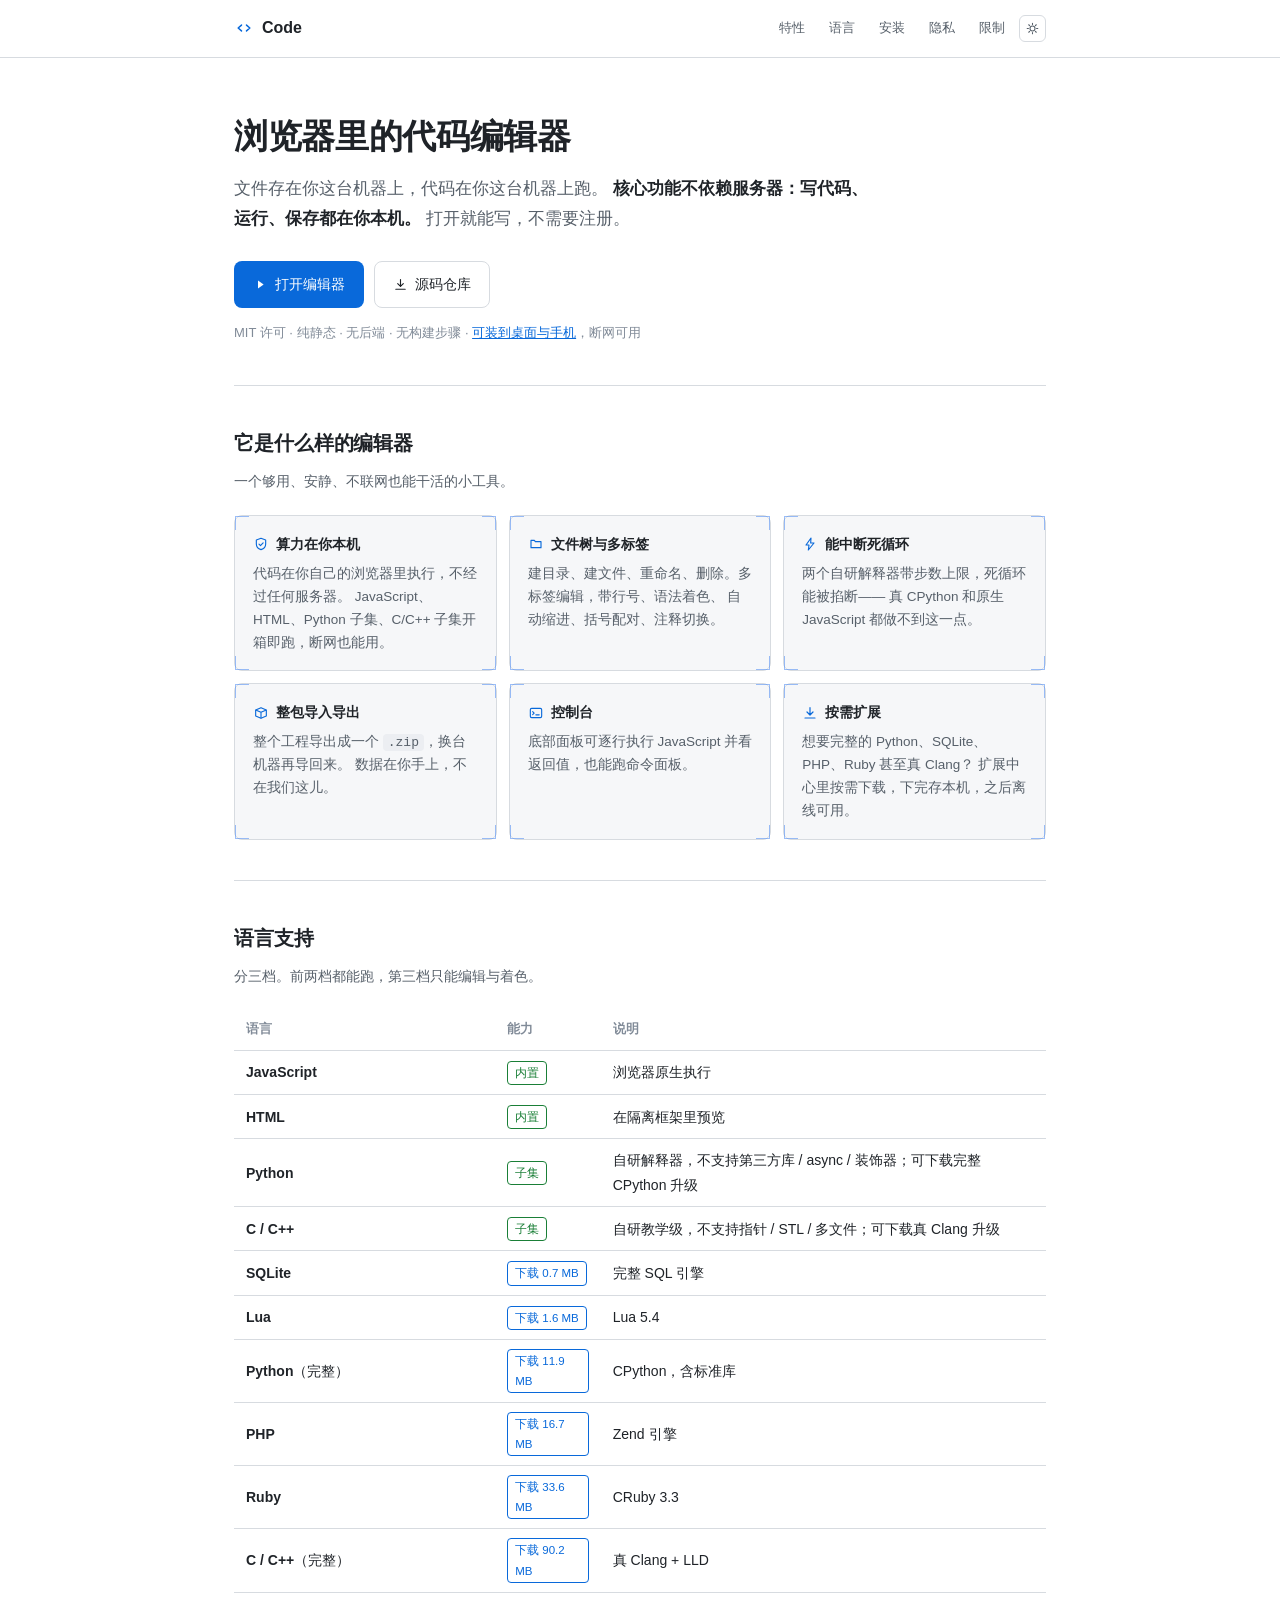
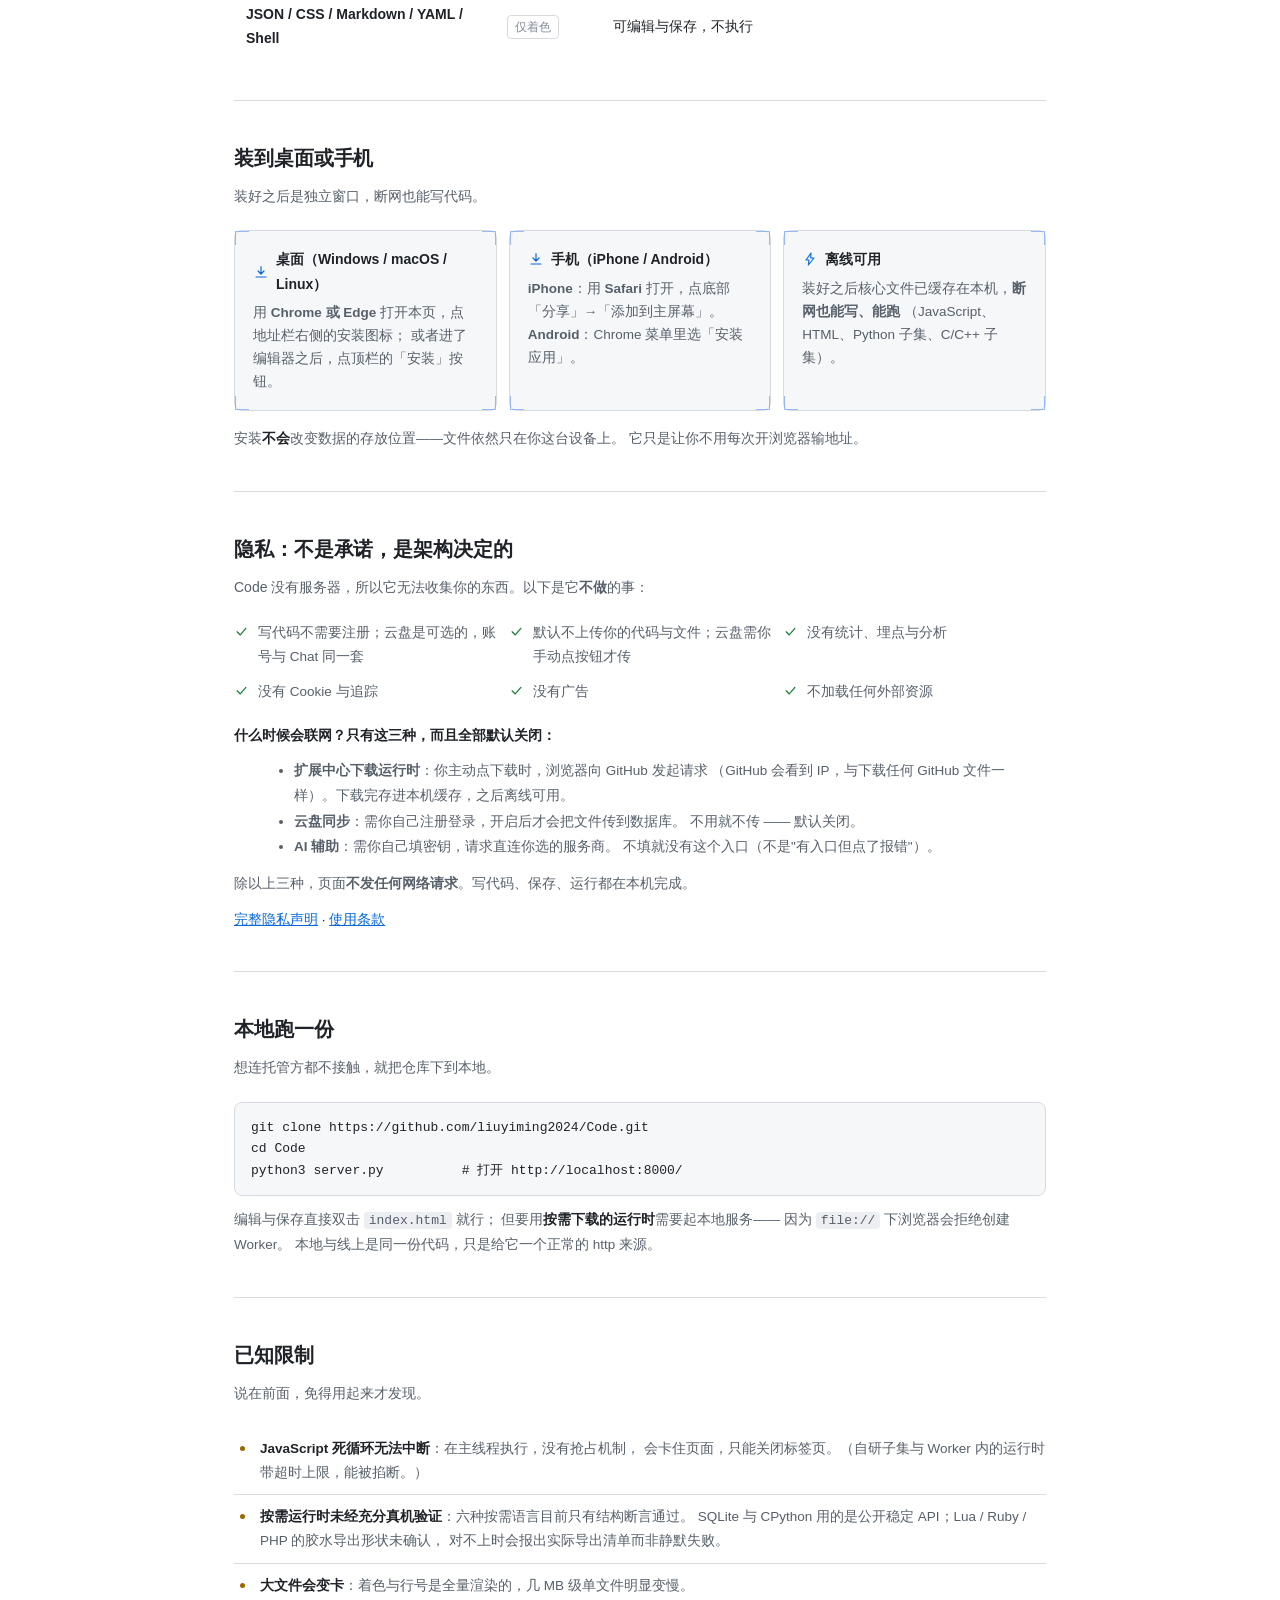
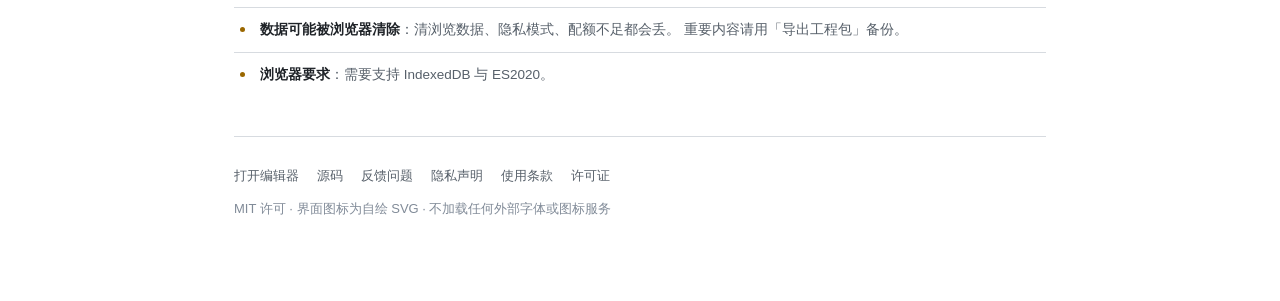
<file: 发布页.html>
<!DOCTYPE html>
<html lang="zh-CN" data-theme="dark">
<head>
<meta charset="utf-8">
<meta name="viewport" content="width=device-width, initial-scale=1">
<title>Code · 浏览器里的代码编辑器</title>
<meta name="description" content="跑在浏览器里的代码编辑器。文件存在本机，代码在本机执行，不依赖任何服务器。">
<style>
/* 自包含：内联样式，不加载任何外部字体、图标或脚本。
   配色为本项目的自有设计。 */

:root {
  --font-ui: -apple-system, BlinkMacSystemFont, "Segoe UI", "PingFang SC",
             "Hiragino Sans GB", "Microsoft YaHei", "Noto Sans CJK SC", sans-serif;
  --font-mono: ui-monospace, SFMono-Regular, "SF Mono", Menlo, Consolas,
               "Liberation Mono", "Courier New", "Noto Sans Mono CJK SC", monospace;
  --radius: 8px;
}

html[data-theme="dark"] {
  --bg: #1b1e23;
  --bg-2: #22262d;
  --bg-3: #2a2f37;
  --line: #333941;
  --fg: #d7dce2;
  --fg-2: #9aa4b0;
  --fg-3: #6b7480;
  --accent: #6aa9ff;
  --accent-fg: #0f1620;
  --danger: #ff7b72;
  --ok: #7ee787;
  --warn: #e3b341;
  --shadow: 0 8px 28px rgba(0,0,0,.45);
}

html[data-theme="light"] {
  --bg: #ffffff;
  --bg-2: #f6f7f9;
  --bg-3: #eceef2;
  --line: #d7dbe0;
  --fg: #1f2328;
  --fg-2: #57606a;
  --fg-3: #818b98;
  --accent: #0969da;
  --accent-fg: #ffffff;
  --danger: #cf222e;
  --ok: #1a7f37;
  --warn: #9a6700;
  --shadow: 0 8px 28px rgba(31,35,40,.12);
}

* { box-sizing: border-box; }

body {
  margin: 0;
  background: var(--bg);
  color: var(--fg);
  font-family: var(--font-ui);
  font-size: 15px;
  line-height: 1.75;
  -webkit-font-smoothing: antialiased;
}

.wrap { max-width: 860px; margin: 0 auto; padding: 0 24px 80px; }

/* ---------- 顶栏 ---------- */
header {
  position: sticky; top: 0; z-index: 10;
  background: var(--bg);
  border-bottom: 1px solid var(--line);
}
.hd {
  max-width: 860px; margin: 0 auto; padding: 12px 24px;
  display: flex; align-items: center; gap: 12px;
}
.brand { display: flex; align-items: center; gap: 8px; font-weight: 650; font-size: 16px; }
.brand svg { color: var(--accent); }
.hd nav { margin-left: auto; display: flex; gap: 4px; align-items: center; }
.hd nav a {
  color: var(--fg-2); text-decoration: none; font-size: 13px;
  padding: 5px 10px; border-radius: 6px;
}
.hd nav a:hover { background: var(--bg-2); color: var(--fg); }
.theme-btn {
  background: none; border: 1px solid var(--line); border-radius: 6px;
  color: var(--fg-2); cursor: pointer; padding: 5px; display: flex;
}
.theme-btn:hover { color: var(--fg); background: var(--bg-2); }

/* ---------- Hero ---------- */
.hero { padding: 56px 0 40px; }
h1 {
  font-size: 34px; line-height: 1.3; margin: 0 0 16px;
  letter-spacing: -.01em;
}
.lede { font-size: 17px; color: var(--fg-2); margin: 0 0 28px; max-width: 640px; }
.lede b { color: var(--fg); font-weight: 600; }

.cta { display: flex; gap: 10px; flex-wrap: wrap; margin-bottom: 14px; }
.btn {
  display: inline-flex; align-items: center; gap: 7px;
  padding: 10px 18px; border-radius: var(--radius);
  font-size: 14px; font-weight: 550; text-decoration: none;
  border: 1px solid transparent; cursor: pointer;
}
.btn svg { flex: none; }
.btn-primary { background: var(--accent); color: var(--accent-fg); }
.btn-primary:hover { filter: brightness(1.08); }
.btn-ghost { border-color: var(--line); color: var(--fg); }
.btn-ghost:hover { background: var(--bg-2); }

.note { font-size: 13px; color: var(--fg-3); margin: 0; }

/* ---------- 区块 ---------- */
section { padding: 40px 0; border-top: 1px solid var(--line); }
h2 { font-size: 20px; margin: 0 0 8px; letter-spacing: -.005em; }
.sub { color: var(--fg-2); font-size: 14px; margin: 0 0 22px; }

/* ---------- 特性卡片 ---------- */
.cards { display: grid; grid-template-columns: repeat(auto-fit, minmax(240px, 1fr)); gap: 12px; }
.card {
  background: var(--bg-2); border: 1px solid var(--line);
  border-radius: var(--radius); padding: 16px 18px;
}
.card h3 {
  margin: 0 0 6px; font-size: 14px; font-weight: 600;
  display: flex; align-items: center; gap: 7px;
}
.card h3 svg { color: var(--accent); flex: none; }
.card p { margin: 0; font-size: 13.5px; color: var(--fg-2); line-height: 1.7; }

/* ---------- 表格 ---------- */
.tbl { width: 100%; border-collapse: collapse; font-size: 14px; }
.tbl th, .tbl td {
  text-align: left; padding: 9px 12px;
  border-bottom: 1px solid var(--line);
}
.tbl th { color: var(--fg-3); font-weight: 600; font-size: 12.5px; }
.tbl td:first-child { font-weight: 550; }
.tbl tr:last-child td { border-bottom: none; }
.tier {
  display: inline-block; font-size: 11.5px; padding: 1px 7px;
  border-radius: 4px; border: 1px solid var(--line);
  color: var(--fg-2); font-weight: 500;
}
.tier-1 { border-color: var(--ok); color: var(--ok); }
.tier-2 { border-color: var(--accent); color: var(--accent); }
.tier-3 { color: var(--fg-3); }

/* ---------- 代码块 ---------- */
pre {
  background: var(--bg-2); border: 1px solid var(--line);
  border-radius: var(--radius); padding: 14px 16px; overflow-x: auto;
  font-family: var(--font-mono); font-size: 13px; line-height: 1.65;
  margin: 0 0 12px;
}
code { font-family: var(--font-mono); font-size: 13px; }
p code, li code {
  background: var(--bg-3); padding: 1px 5px; border-radius: 4px;
}

/* ---------- 隐私要点 ---------- */
.priv { display: grid; grid-template-columns: repeat(auto-fit, minmax(220px, 1fr)); gap: 12px; }
.priv-item {
  display: flex; gap: 9px; align-items: flex-start;
  font-size: 13.5px; color: var(--fg-2);
}
.priv-item svg { color: var(--ok); flex: none; margin-top: 3px; }

/* ---------- 限制 ---------- */
.limits { margin: 0; padding-left: 0; list-style: none; }
.limits li {
  padding: 10px 0 10px 26px; position: relative;
  font-size: 13.5px; color: var(--fg-2); border-bottom: 1px solid var(--line);
}
.limits li:last-child { border-bottom: none; }
.limits li::before {
  content: ""; position: absolute; left: 6px; top: 19px;
  width: 5px; height: 5px; border-radius: 50%; background: var(--warn);
}

/* ---------- 页脚 ---------- */
footer {
  border-top: 1px solid var(--line); padding: 28px 0 0;
  font-size: 13px; color: var(--fg-3);
}
footer a { color: var(--fg-2); text-decoration: none; }
footer a:hover { color: var(--accent); text-decoration: underline; }
.flinks { display: flex; gap: 18px; flex-wrap: wrap; margin-bottom: 10px; }

@media (max-width: 560px) {
  h1 { font-size: 27px; }
  .hero { padding: 36px 0 28px; }
  .hd nav a { padding: 5px 7px; }
}

/* ==========================================================================
   fx-plus.css · 视觉效果增强
   全部引用自样式库：liuyiming2024/css_effect_map_collection
     · 毛玻璃效果/index.html    → backdrop-filter 毛玻璃顶栏 / 浮层
     · 滚动指示器/index.html    → 顶部滚动进度条
     · css边框四角/index.html   → 卡片四角装饰线
     · 纯css气泡背景/index.css  → Hero 区上浮气泡背景

   设计约束：
     1. 只做「追加」，不改动站点原有任何一条规则；
     2. 不接管主题 —— 各站点已有自己的亮暗方案（Cloud / Code 用
        [data-theme="dark"]，Chat / 主页用 body.dark），本文件只对
        这两种写法各补一份深色取值，不新增第三套机制；
     3. 效果所需 DOM 由 fx-plus.js 注入，不要求改页面结构。
   ========================================================================== */

/* ---------- 1. 毛玻璃效果（样式库：毛玻璃效果/index.html）---------- */
/* 顶栏 / 导航：半透明 + 背景模糊，滚动时内容从下方透出 */
.nav, #topbar, .glass {
  -webkit-backdrop-filter: blur(20px) saturate(160%);
  backdrop-filter: blur(20px) saturate(160%);
  background: rgba(255, 255, 255, .72);
}
/* 侧栏与浮层用弱一档的模糊 */
.sidebar, #sidebar, .modal, .dropdown {
  -webkit-backdrop-filter: blur(14px);
  backdrop-filter: blur(14px);
}
/* 深色取值：同时兼容 [data-theme="dark"] 与 body.dark 两种既有写法 */
html[data-theme="dark"] .nav,
html[data-theme="dark"] #topbar,
html[data-theme="dark"] .glass,
body.dark .nav,
body.dark #topbar,
body.dark .glass {
  background: rgba(23, 27, 34, .72);
}
html[data-theme="dark"] .sidebar,
html[data-theme="dark"] #sidebar,
html[data-theme="dark"] .modal,
html[data-theme="dark"] .dropdown,
body.dark .sidebar,
body.dark #sidebar,
body.dark .modal,
body.dark .dropdown {
  background: rgba(23, 27, 34, .88);
}

/* ---------- 2. 滚动指示器（样式库：滚动指示器/index.html）---------- */
#scroll-progress {
  position: fixed;
  top: 0;
  left: 0;
  height: 3px;
  width: 0;
  z-index: 9999;
  background: linear-gradient(90deg, var(--brand, #3b7ff2), #7ee787);
  pointer-events: none;
  transition: width .08s linear;
}

/* ---------- 3. CSS 边框四角（样式库：css边框四角/index.html）---------- */
/* 伪元素实现四角各画两条 1px 短线，不需要改 DOM */
.corner-box { position: relative; }
.corner-box::before {
  content: "";
  position: absolute;
  inset: 0;
  pointer-events: none;
  --c: var(--brand, #3b7ff2);
  background:
    linear-gradient(var(--c), var(--c)) 0    0    / 14px 1px no-repeat,
    linear-gradient(var(--c), var(--c)) 0    0    / 1px 14px no-repeat,
    linear-gradient(var(--c), var(--c)) 100% 0    / 14px 1px no-repeat,
    linear-gradient(var(--c), var(--c)) 100% 0    / 1px 14px no-repeat,
    linear-gradient(var(--c), var(--c)) 0    100% / 14px 1px no-repeat,
    linear-gradient(var(--c), var(--c)) 0    100% / 1px 14px no-repeat,
    linear-gradient(var(--c), var(--c)) 100% 100% / 14px 1px no-repeat,
    linear-gradient(var(--c), var(--c)) 100% 100% / 1px 14px no-repeat;
  opacity: .5;
  transition: opacity .2s ease;
}
.corner-box:hover::before { opacity: 1; }

/* ---------- 4. 纯 CSS 气泡背景（样式库：纯css气泡背景/index.css）---------- */
.hero { position: relative; overflow: hidden; }
.bubble-bgwall {
  position: absolute;
  inset: 0;
  margin: 0;
  padding: 0;
  overflow: hidden;
  list-style: none;
  pointer-events: none;
  z-index: 0;
}
.bubble-bgwall li {
  position: absolute;
  bottom: -60px;
  display: block;
  width: 22px;
  height: 22px;
  border-radius: 6px;
  background-color: rgba(59, 127, 242, .16);
  animation: bubble-up 16s linear infinite;
}
html[data-theme="dark"] .bubble-bgwall li,
body.dark .bubble-bgwall li { background-color: rgba(125, 179, 255, .20); }

.bubble-bgwall li:nth-child(1)  { left: 10%; animation-duration: 15s; }
.bubble-bgwall li:nth-child(2)  { left: 20%; width: 34px; height: 34px; animation-duration: 11s; animation-delay: 2s; }
.bubble-bgwall li:nth-child(3)  { left: 25%; animation-duration: 13s; animation-delay: 4s; }
.bubble-bgwall li:nth-child(4)  { left: 40%; width: 28px; height: 28px; animation-duration: 9s; }
.bubble-bgwall li:nth-child(5)  { left: 70%; animation-duration: 14s; animation-delay: 1s; }
.bubble-bgwall li:nth-child(6)  { left: 80%; width: 40px; height: 40px; animation-duration: 12s; animation-delay: 3s; }
.bubble-bgwall li:nth-child(7)  { left: 32%; width: 46px; height: 46px; animation-duration: 17s; animation-delay: 2s; }
.bubble-bgwall li:nth-child(8)  { left: 55%; width: 18px; height: 18px; animation-duration: 15s; animation-delay: 4s; }
.bubble-bgwall li:nth-child(9)  { left: 25%; width: 20px; height: 20px; animation-duration: 12s; animation-delay: 2s; }
.bubble-bgwall li:nth-child(10) { left: 85%; width: 44px; height: 44px; animation-duration: 16s; animation-delay: 5s; }

@keyframes bubble-up {
  0%   { opacity: 0;   transform: translateY(0)      rotate(0deg); }
  15%  { opacity: .65; }
  50%  { opacity: .85; transform: translateY(-55vh)  rotate(90deg); }
  100% { opacity: 0;   transform: translateY(-110vh) rotate(180deg); }
}
/* 让 Hero 里原有内容浮在气泡之上 */
.hero > *:not(.bubble-bgwall) { position: relative; z-index: 1; }

/* ---------- 5. 尊重系统的减弱动效偏好 ---------- */
@media (prefers-reduced-motion: reduce) {
  .bubble-bgwall { display: none; }
  .corner-box::before { transition: none; }
}

</style>
</head>
<body>

<!-- 图标：全部自绘，不引用任何图标库 -->
<svg width="0" height="0" style="position:absolute" aria-hidden="true"><defs>
  <symbol id="i-brand" viewBox="0 0 24 24">
    <path d="M9 8.5 L5 12 L9 15.5" fill="none" stroke="currentColor" stroke-width="1.8" stroke-linecap="round" stroke-linejoin="round"/>
    <path d="M15 8.5 L19 12 L15 15.5" fill="none" stroke="currentColor" stroke-width="1.8" stroke-linecap="round" stroke-linejoin="round"/>
  </symbol>
  <symbol id="i-run" viewBox="0 0 24 24">
    <path d="M8 5.5 L17 12 L8 18.5 Z" fill="currentColor"/>
  </symbol>
  <symbol id="i-download" viewBox="0 0 24 24">
    <path d="M12 4v11M7.5 10.5 L12 15 L16.5 10.5" fill="none" stroke="currentColor" stroke-width="1.8" stroke-linecap="round" stroke-linejoin="round"/>
    <path d="M4.5 19.5h15" fill="none" stroke="currentColor" stroke-width="1.8" stroke-linecap="round"/>
  </symbol>
  <symbol id="i-sun" viewBox="0 0 24 24">
    <circle cx="12" cy="12" r="4" fill="none" stroke="currentColor" stroke-width="1.7"/>
    <path d="M12 3.5v2M12 18.5v2M3.5 12h2M18.5 12h2M6 6l1.4 1.4M16.6 16.6L18 18M18 6l-1.4 1.4M7.4 16.6L6 18" stroke="currentColor" stroke-width="1.7" stroke-linecap="round"/>
  </symbol>
  <symbol id="i-moon" viewBox="0 0 24 24">
    <path d="M20 14.5A8.5 8.5 0 0 1 9.5 4A8.5 8.5 0 1 0 20 14.5Z" fill="none" stroke="currentColor" stroke-width="1.7" stroke-linejoin="round"/>
  </symbol>
  <symbol id="i-check" viewBox="0 0 24 24">
    <path d="M5 12.5 L10 17.5 L19 7" fill="none" stroke="currentColor" stroke-width="2" stroke-linecap="round" stroke-linejoin="round"/>
  </symbol>
  <symbol id="i-shield" viewBox="0 0 24 24">
    <path d="M12 3.5 L19 6v6c0 4.2-2.9 7.3-7 8.5-4.1-1.2-7-4.3-7-8.5V6Z" fill="none" stroke="currentColor" stroke-width="1.7" stroke-linejoin="round"/>
    <path d="M9 12.2 L11.2 14.4 L15.2 10.2" fill="none" stroke="currentColor" stroke-width="1.7" stroke-linecap="round" stroke-linejoin="round"/>
  </symbol>
  <symbol id="i-bolt" viewBox="0 0 24 24">
    <path d="M13.5 3 L6 13.5h4.5L9.5 21 18 10.5h-5Z" fill="none" stroke="currentColor" stroke-width="1.7" stroke-linejoin="round"/>
  </symbol>
  <symbol id="i-box" viewBox="0 0 24 24">
    <path d="M4 7.5 L12 4 L20 7.5v9L12 20L4 16.5Z" fill="none" stroke="currentColor" stroke-width="1.7" stroke-linejoin="round"/>
    <path d="M4 7.5 L12 11L20 7.5M12 11v9" fill="none" stroke="currentColor" stroke-width="1.7" stroke-linejoin="round"/>
  </symbol>
  <symbol id="i-files" viewBox="0 0 24 24">
    <path d="M4.5 6.5h5l1.5 2h8.5v9h-15Z" fill="none" stroke="currentColor" stroke-width="1.7" stroke-linejoin="round"/>
  </symbol>
  <symbol id="i-term" viewBox="0 0 24 24">
    <rect x="3.5" y="5" width="17" height="14" rx="2" fill="none" stroke="currentColor" stroke-width="1.7"/>
    <path d="M7 10l2.2 2.2L7 14.4M11.8 14.8h5" fill="none" stroke="currentColor" stroke-width="1.7" stroke-linecap="round" stroke-linejoin="round"/>
  </symbol>
</defs></svg>

<header>
  <div class="hd">
    <div class="brand"><svg width="20" height="20"><use href="#i-brand"/></svg>Code</div>
    <nav>
      <a href="#features">特性</a>
      <a href="#langs">语言</a>
      <a href="#install">安装</a>
      <a href="#privacy">隐私</a>
      <a href="#limits">限制</a>
      <button class="theme-btn" id="theme" title="切换主题" aria-label="切换主题">
        <svg width="15" height="15"><use href="#i-moon"/></svg>
      </button>
    </nav>
  </div>
</header>

<div class="wrap">

  <div class="hero">
    <h1>浏览器里的代码编辑器</h1>
    <p class="lede">
      文件存在你这台机器上，代码在你这台机器上跑。
      <b>核心功能不依赖服务器：写代码、运行、保存都在你本机。</b>
      打开就能写，不需要注册。
    </p>
    <div class="cta">
      <a class="btn btn-primary" href="./index.html">
        <svg width="15" height="15"><use href="#i-run"/></svg>打开编辑器
      </a>
      <a class="btn btn-ghost" href="https://github.com/liuyiming2024/Code">
        <svg width="15" height="15"><use href="#i-download"/></svg>源码仓库
      </a>
    </div>
    <p class="note">MIT 许可 · 纯静态 · 无后端 · 无构建步骤 · <a href="#install" style="color:var(--accent)">可装到桌面与手机</a>，断网可用</p>
  </div>

  <section id="features">
    <h2>它是什么样的编辑器</h2>
    <p class="sub">一个够用、安静、不联网也能干活的小工具。</p>
    <div class="cards">
      <div class="card">
        <h3><svg width="16" height="16"><use href="#i-shield"/></svg>算力在你本机</h3>
        <p>代码在你自己的浏览器里执行，不经过任何服务器。
           JavaScript、HTML、Python 子集、C/C++ 子集开箱即跑，断网也能用。</p>
      </div>
      <div class="card">
        <h3><svg width="16" height="16"><use href="#i-files"/></svg>文件树与多标签</h3>
        <p>建目录、建文件、重命名、删除。多标签编辑，带行号、语法着色、
           自动缩进、括号配对、注释切换。</p>
      </div>
      <div class="card">
        <h3><svg width="16" height="16"><use href="#i-bolt"/></svg>能中断死循环</h3>
        <p>两个自研解释器带步数上限，死循环能被掐断——
           真 CPython 和原生 JavaScript 都做不到这一点。</p>
      </div>
      <div class="card">
        <h3><svg width="16" height="16"><use href="#i-box"/></svg>整包导入导出</h3>
        <p>整个工程导出成一个 <code>.zip</code>，换台机器再导回来。
           数据在你手上，不在我们这儿。</p>
      </div>
      <div class="card">
        <h3><svg width="16" height="16"><use href="#i-term"/></svg>控制台</h3>
        <p>底部面板可逐行执行 JavaScript 并看返回值，也能跑命令面板。</p>
      </div>
      <div class="card">
        <h3><svg width="16" height="16"><use href="#i-download"/></svg>按需扩展</h3>
        <p>想要完整的 Python、SQLite、PHP、Ruby 甚至真 Clang？
           扩展中心里按需下载，下完存本机，之后离线可用。</p>
      </div>
    </div>
  </section>

  <section id="langs">
    <h2>语言支持</h2>
    <p class="sub">分三档。前两档都能跑，第三档只能编辑与着色。</p>
    <table class="tbl">
      <thead>
        <tr><th>语言</th><th>能力</th><th>说明</th></tr>
      </thead>
      <tbody>
        <tr><td>JavaScript</td><td><span class="tier tier-1">内置</span></td><td>浏览器原生执行</td></tr>
        <tr><td>HTML</td><td><span class="tier tier-1">内置</span></td><td>在隔离框架里预览</td></tr>
        <tr><td>Python</td><td><span class="tier tier-1">子集</span></td><td>自研解释器，不支持第三方库 / async / 装饰器；可下载完整 CPython 升级</td></tr>
        <tr><td>C / C++</td><td><span class="tier tier-1">子集</span></td><td>自研教学级，不支持指针 / STL / 多文件；可下载真 Clang 升级</td></tr>
        <tr><td>SQLite</td><td><span class="tier tier-2">下载 0.7 MB</span></td><td>完整 SQL 引擎</td></tr>
        <tr><td>Lua</td><td><span class="tier tier-2">下载 1.6 MB</span></td><td>Lua 5.4</td></tr>
        <tr><td>Python（完整）</td><td><span class="tier tier-2">下载 11.9 MB</span></td><td>CPython，含标准库</td></tr>
        <tr><td>PHP</td><td><span class="tier tier-2">下载 16.7 MB</span></td><td>Zend 引擎</td></tr>
        <tr><td>Ruby</td><td><span class="tier tier-2">下载 33.6 MB</span></td><td>CRuby 3.3</td></tr>
        <tr><td>C / C++（完整）</td><td><span class="tier tier-2">下载 90.2 MB</span></td><td>真 Clang + LLD</td></tr>
        <tr><td>JSON / CSS / Markdown / YAML / Shell</td><td><span class="tier tier-3">仅着色</span></td><td>可编辑与保存，不执行</td></tr>
      </tbody>
    </table>
  </section>

  <section id="install">
    <h2>装到桌面或手机</h2>
    <p class="sub">装好之后是独立窗口，断网也能写代码。</p>
    <div class="cards">
      <div class="card">
        <h3><svg width="16" height="16"><use href="#i-download"/></svg>桌面（Windows / macOS / Linux）</h3>
        <p>用 <b>Chrome 或 Edge</b> 打开本页，点地址栏右侧的安装图标；
           或者进了编辑器之后，点顶栏的「安装」按钮。</p>
      </div>
      <div class="card">
        <h3><svg width="16" height="16"><use href="#i-download"/></svg>手机（iPhone / Android）</h3>
        <p><b>iPhone</b>：用 <b>Safari</b> 打开，点底部「分享」→「添加到主屏幕」。
           <b>Android</b>：Chrome 菜单里选「安装应用」。</p>
      </div>
      <div class="card">
        <h3><svg width="16" height="16"><use href="#i-bolt"/></svg>离线可用</h3>
        <p>装好之后核心文件已缓存在本机，<b>断网也能写、能跑</b>
           （JavaScript、HTML、Python 子集、C/C++ 子集）。</p>
      </div>
    </div>
    <p style="margin:16px 0 0;font-size:13.5px;color:var(--fg-2)">
      安装<b style="color:var(--fg)">不会</b>改变数据的存放位置——文件依然只在你这台设备上。
      它只是让你不用每次开浏览器输地址。
    </p>
  </section>

  <section id="privacy">
    <h2>隐私：不是承诺，是架构决定的</h2>
    <p class="sub">
      Code 没有服务器，所以它无法收集你的东西。以下是它<b>不做</b>的事：
    </p>
    <div class="priv">
      <div class="priv-item"><svg width="15" height="15"><use href="#i-check"/></svg>写代码不需要注册；云盘是可选的，账号与 Chat 同一套</div>
      <div class="priv-item"><svg width="15" height="15"><use href="#i-check"/></svg>默认不上传你的代码与文件；云盘需你手动点按钮才传</div>
      <div class="priv-item"><svg width="15" height="15"><use href="#i-check"/></svg>没有统计、埋点与分析</div>
      <div class="priv-item"><svg width="15" height="15"><use href="#i-check"/></svg>没有 Cookie 与追踪</div>
      <div class="priv-item"><svg width="15" height="15"><use href="#i-check"/></svg>没有广告</div>
      <div class="priv-item"><svg width="15" height="15"><use href="#i-check"/></svg>不加载任何外部资源</div>
    </div>
    <!-- E-026：这里以前写"唯一的联网时刻""除此之外不发任何网络请求"，
         但云盘要登录、AI 会把代码发往服务商 —— 而发布页是新访客的第一屏，
         还专门设了隐私区块来取信于人，说反了比不说更糟。 -->
    <p style="margin:20px 0 0;font-size:13.5px;color:var(--fg-2)">
      <b style="color:var(--fg)">什么时候会联网？只有这三种，而且全部默认关闭：</b>
    </p>
    <ul style="margin:10px 0 0 20px;font-size:13.5px;color:var(--fg-2);line-height:1.9">
      <li><b>扩展中心下载运行时</b>：你主动点下载时，浏览器向 GitHub 发起请求
        （GitHub 会看到 IP，与下载任何 GitHub 文件一样）。下载完存进本机缓存，之后离线可用。</li>
      <li><b>云盘同步</b>：需你自己注册登录，开启后才会把文件传到数据库。
        不用就不传 —— 默认关闭。</li>
      <li><b>AI 辅助</b>：需你自己填密钥，请求直连你选的服务商。
        不填就没有这个入口（不是"有入口但点了报错"）。</li>
    </ul>
    <p style="margin:12px 0 0;font-size:13.5px;color:var(--fg-2)">
      除以上三种，页面<b>不发任何网络请求</b>。写代码、保存、运行都在本机完成。
    </p>
    <p style="margin:12px 0 0;font-size:13.5px">
      <a href="PRIVACY.md" style="color:var(--accent)">完整隐私声明</a> ·
      <a href="TERMS.md" style="color:var(--accent)">使用条款</a>
    </p>
  </section>

  <section id="start">
    <h2>本地跑一份</h2>
    <p class="sub">想连托管方都不接触，就把仓库下到本地。</p>
<pre><code>git clone https://github.com/liuyiming2024/Code.git
cd Code
python3 server.py          # 打开 http://localhost:8000/</code></pre>
    <p style="font-size:13.5px;color:var(--fg-2);margin:0">
      编辑与保存直接双击 <code>index.html</code> 就行；
      但要用<b style="color:var(--fg)">按需下载的运行时</b>需要起本地服务——
      因为 <code>file://</code> 下浏览器会拒绝创建 Worker。
      本地与线上是同一份代码，只是给它一个正常的 http 来源。
    </p>
  </section>

  <section id="limits">
    <h2>已知限制</h2>
    <p class="sub">说在前面，免得用起来才发现。</p>
    <ul class="limits">
      <li><b style="color:var(--fg)">JavaScript 死循环无法中断</b>：在主线程执行，没有抢占机制，
        会卡住页面，只能关闭标签页。（自研子集与 Worker 内的运行时带超时上限，能被掐断。）</li>
      <li><b style="color:var(--fg)">按需运行时未经充分真机验证</b>：六种按需语言目前只有结构断言通过。
        SQLite 与 CPython 用的是公开稳定 API；Lua / Ruby / PHP 的胶水导出形状未确认，
        对不上时会报出实际导出清单而非静默失败。</li>
      <li><b style="color:var(--fg)">大文件会变卡</b>：着色与行号是全量渲染的，几 MB 级单文件明显变慢。</li>
      <li><b style="color:var(--fg)">数据可能被浏览器清除</b>：清浏览数据、隐私模式、配额不足都会丢。
        重要内容请用「导出工程包」备份。</li>
      <li><b style="color:var(--fg)">浏览器要求</b>：需要支持 IndexedDB 与 ES2020。</li>
    </ul>
  </section>

  <footer>
    <div class="flinks">
      <a href="./index.html">打开编辑器</a>
      <a href="https://github.com/liuyiming2024/Code">源码</a>
      <a href="https://github.com/liuyiming2024/Code/issues">反馈问题</a>
      <a href="PRIVACY.md">隐私声明</a>
      <a href="TERMS.md">使用条款</a>
      <a href="LICENSE">许可证</a>
    </div>
    <div>MIT 许可 · 界面图标为自绘 SVG · 不加载任何外部字体或图标服务</div>
  </footer>

</div>

<script>
/* 主题：跟随系统，可手动切。存 localStorage，仅本机。 */
(function () {
  var root = document.documentElement;
  var KEY = 'code-landing-theme';
  var saved = null;
  try { saved = localStorage.getItem(KEY); } catch (e) { }
  var mq = window.matchMedia && window.matchMedia('(prefers-color-scheme: light)');
  function apply(t) {
    root.setAttribute('data-theme', t);
    var use = document.querySelector('#theme use');
    if (use) use.setAttribute('href', t === 'light' ? '#i-sun' : '#i-moon');
  }
  apply(saved || (mq && mq.matches ? 'light' : 'dark'));
  document.getElementById('theme').onclick = function () {
    var next = root.getAttribute('data-theme') === 'light' ? 'dark' : 'light';
    apply(next);
    try { localStorage.setItem(KEY, next); } catch (e) { }
  };
  if (mq && !saved) {
    mq.addEventListener('change', function (e) { apply(e.matches ? 'light' : 'dark'); });
  }
})();
</script>
<script>
/* ==========================================================================
   fx-plus.js · 为 fx-plus.css 注入效果所需 DOM
   引用自样式库：liuyiming2024/css_effect_map_collection
     · 滚动指示器  → 顶部进度条
     · 纯css气泡背景 → Hero 区气泡 <ul><li>
     · css边框四角  → 给 .card 加 .corner-box

   刻意不碰主题：各站点已有自己的亮暗切换（Cloud / Code 用
   [data-theme="dark"]，Chat / 主页用 body.dark），这里不接管、
   不创建第二个切换按钮、不写 localStorage 的主题键。
   ========================================================================== */
(function () {
  "use strict";

  function boot() {
    injectProgressBar();
    injectBubbles();
    markCorners();
    bindScroll();
  }
  if (document.readyState === "loading") {
    document.addEventListener("DOMContentLoaded", boot);
  } else {
    boot();
  }

  /* ---- 滚动指示器（样式库：滚动指示器） ---- */
  function injectProgressBar() {
    if (document.getElementById("scroll-progress")) return;
    var bar = document.createElement("div");
    bar.id = "scroll-progress";
    document.body.appendChild(bar);
  }
  function bindScroll() {
    var bar = document.getElementById("scroll-progress");
    if (!bar) return;
    var ticking = false;
    function update() {
      var h = document.documentElement.scrollHeight - window.innerHeight;
      var pct = h > 0 ? Math.min(100, (window.scrollY / h) * 100) : 0;
      bar.style.width = pct.toFixed(2) + "%";
      ticking = false;
    }
    function onScroll() {
      if (!ticking) { ticking = true; window.requestAnimationFrame(update); }
    }
    window.addEventListener("scroll", onScroll, { passive: true });
    window.addEventListener("resize", onScroll, { passive: true });
    update();
  }

  /* ---- 气泡背景（样式库：纯css气泡背景） ---- */
  function injectBubbles() {
    var hero = document.querySelector(".hero");
    if (!hero || hero.querySelector(".bubble-bgwall")) return;
    var ul = document.createElement("ul");
    ul.className = "bubble-bgwall";
    ul.setAttribute("aria-hidden", "true");
    for (var i = 0; i < 10; i++) ul.appendChild(document.createElement("li"));
    hero.insertBefore(ul, hero.firstChild);
  }

  /* ---- 四角装饰（样式库：css边框四角），只作用于卡片 ---- */
  function markCorners() {
    var cards = document.querySelectorAll(".card");
    for (var i = 0; i < cards.length; i++) cards[i].classList.add("corner-box");
  }
})();

</script>
</body>
</html>
</file>
